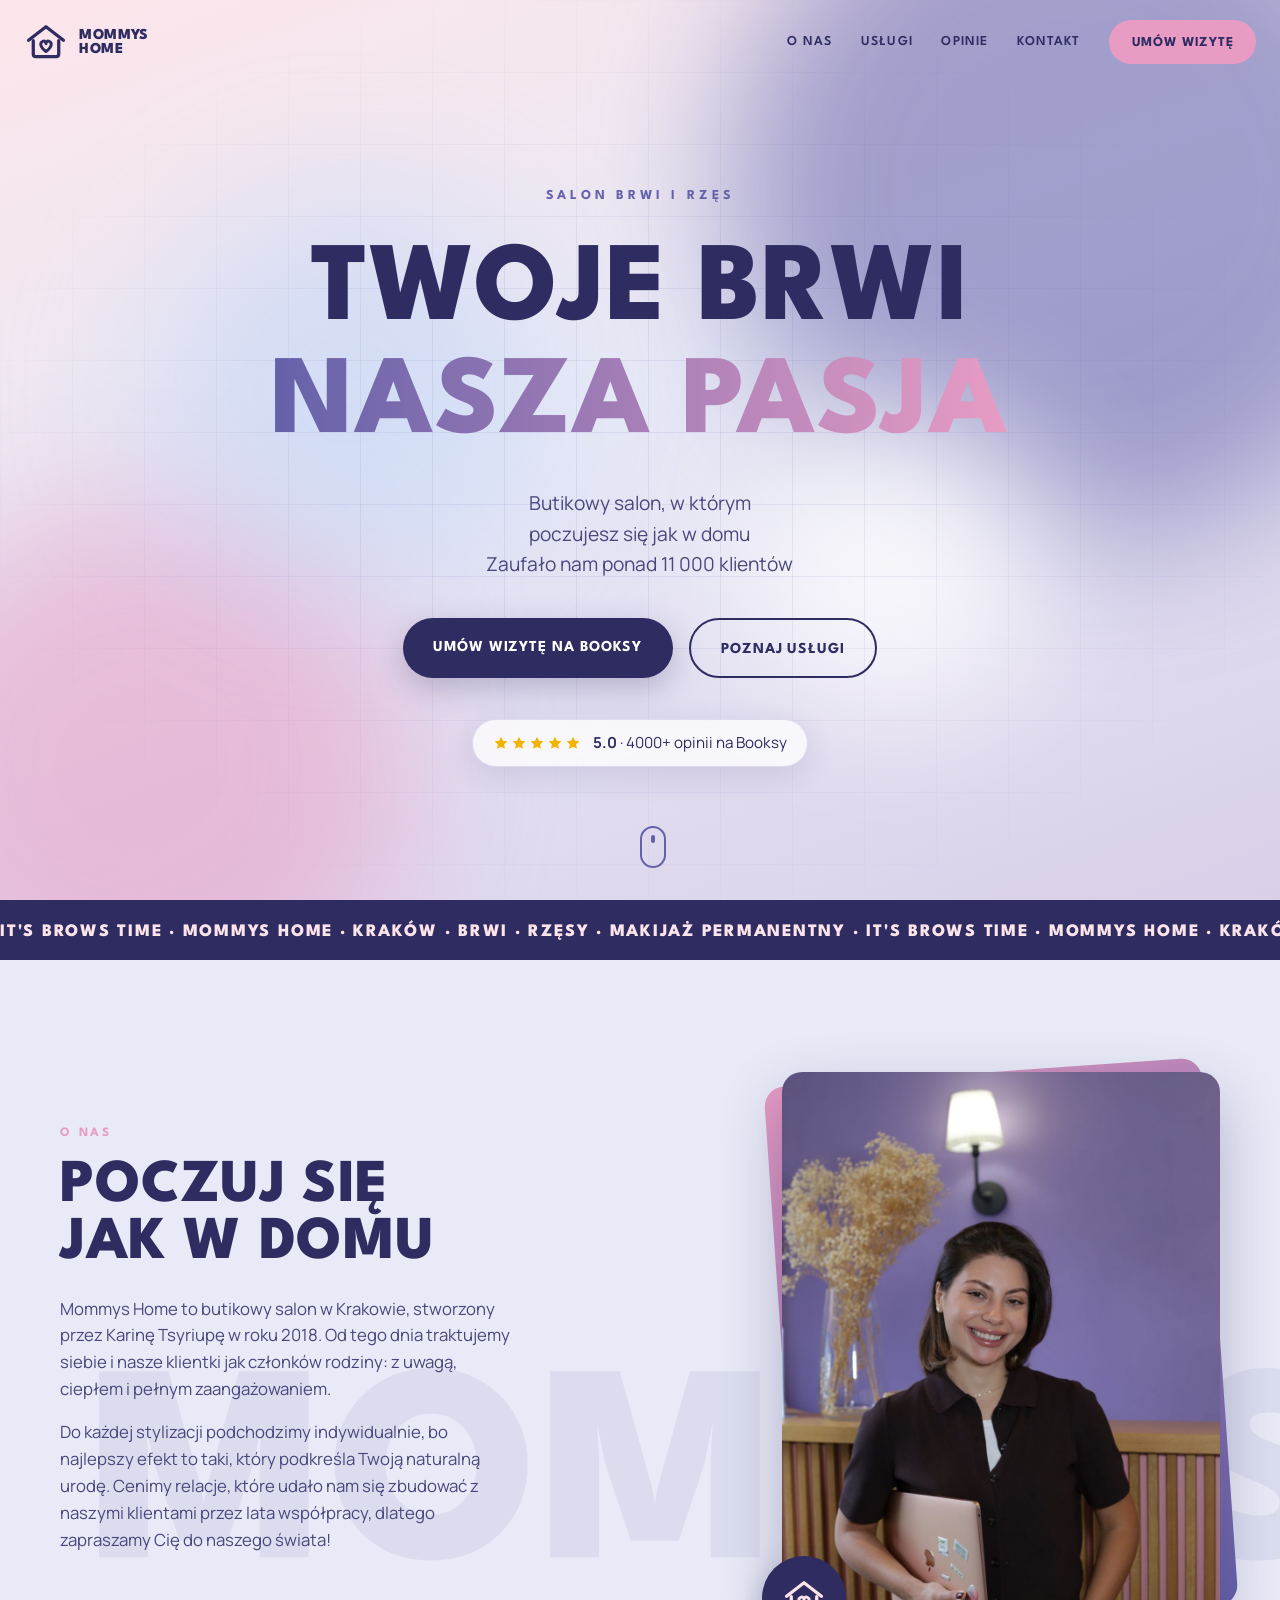
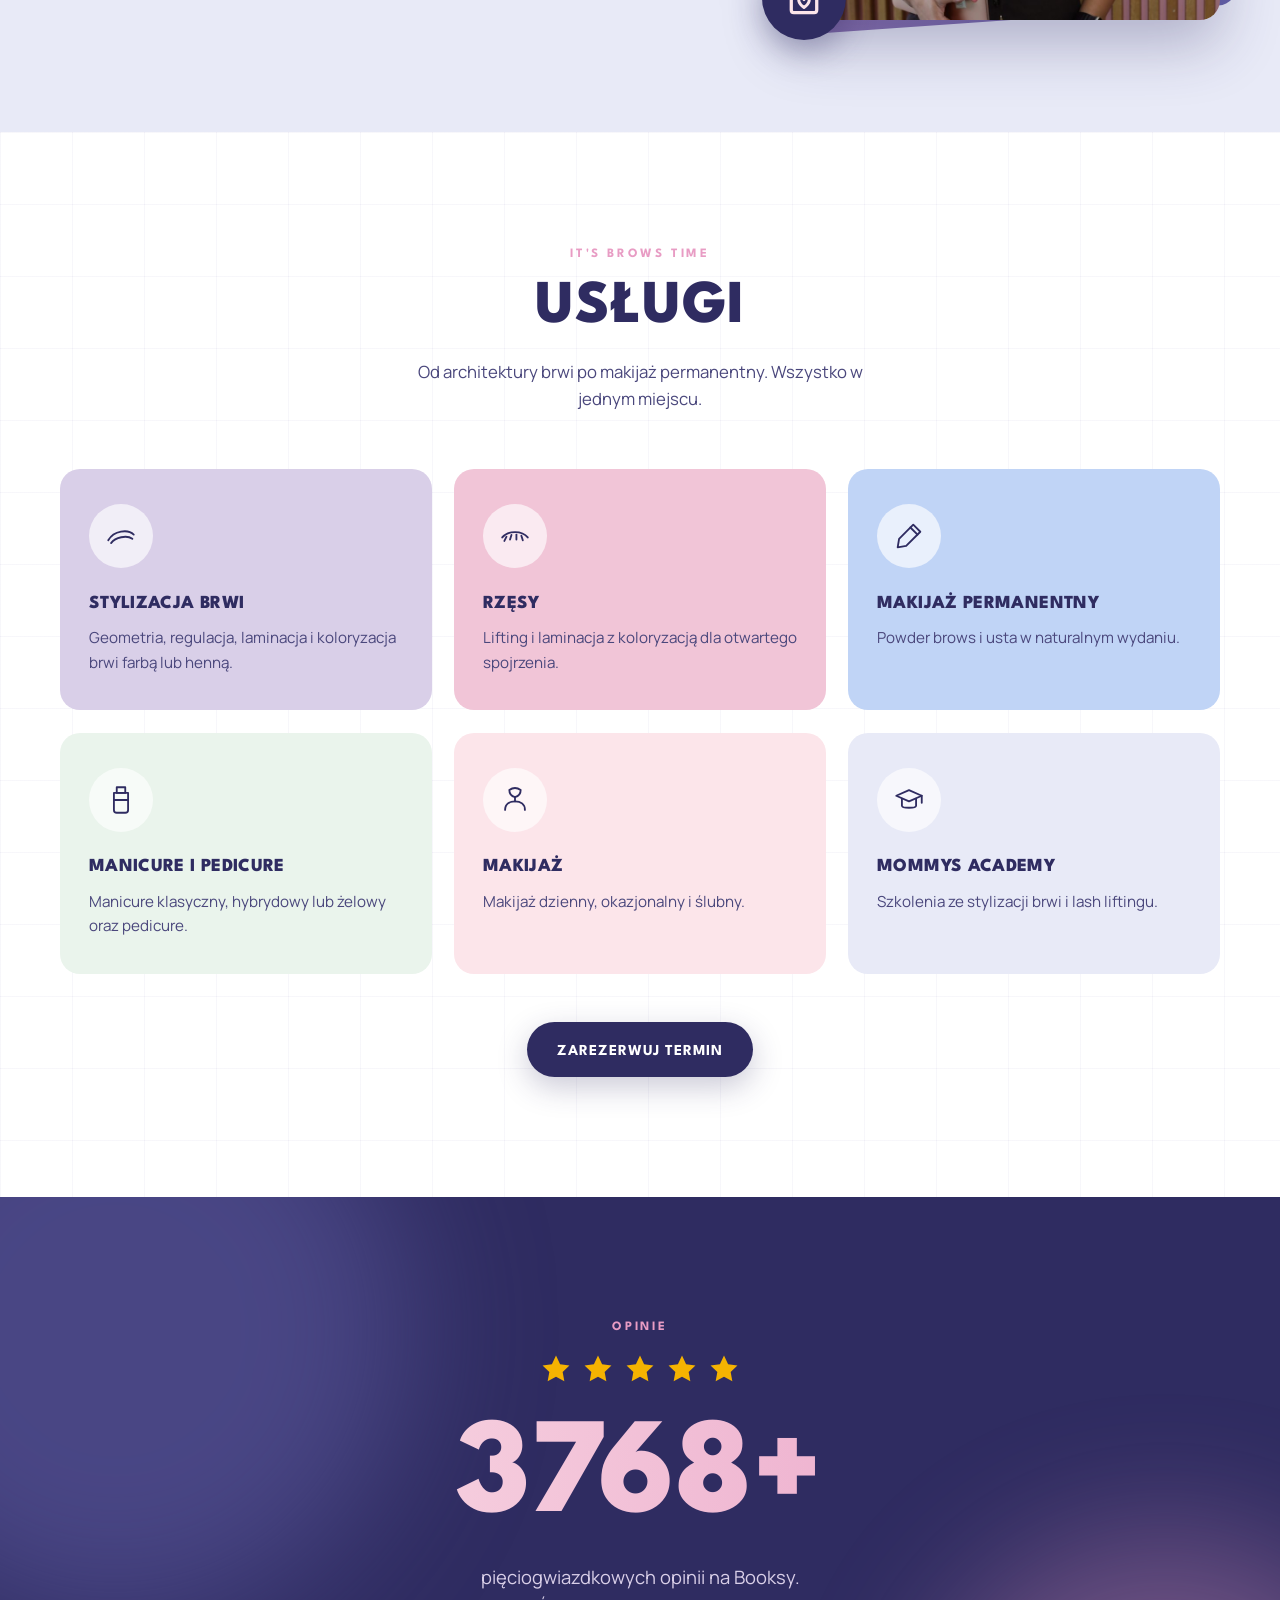
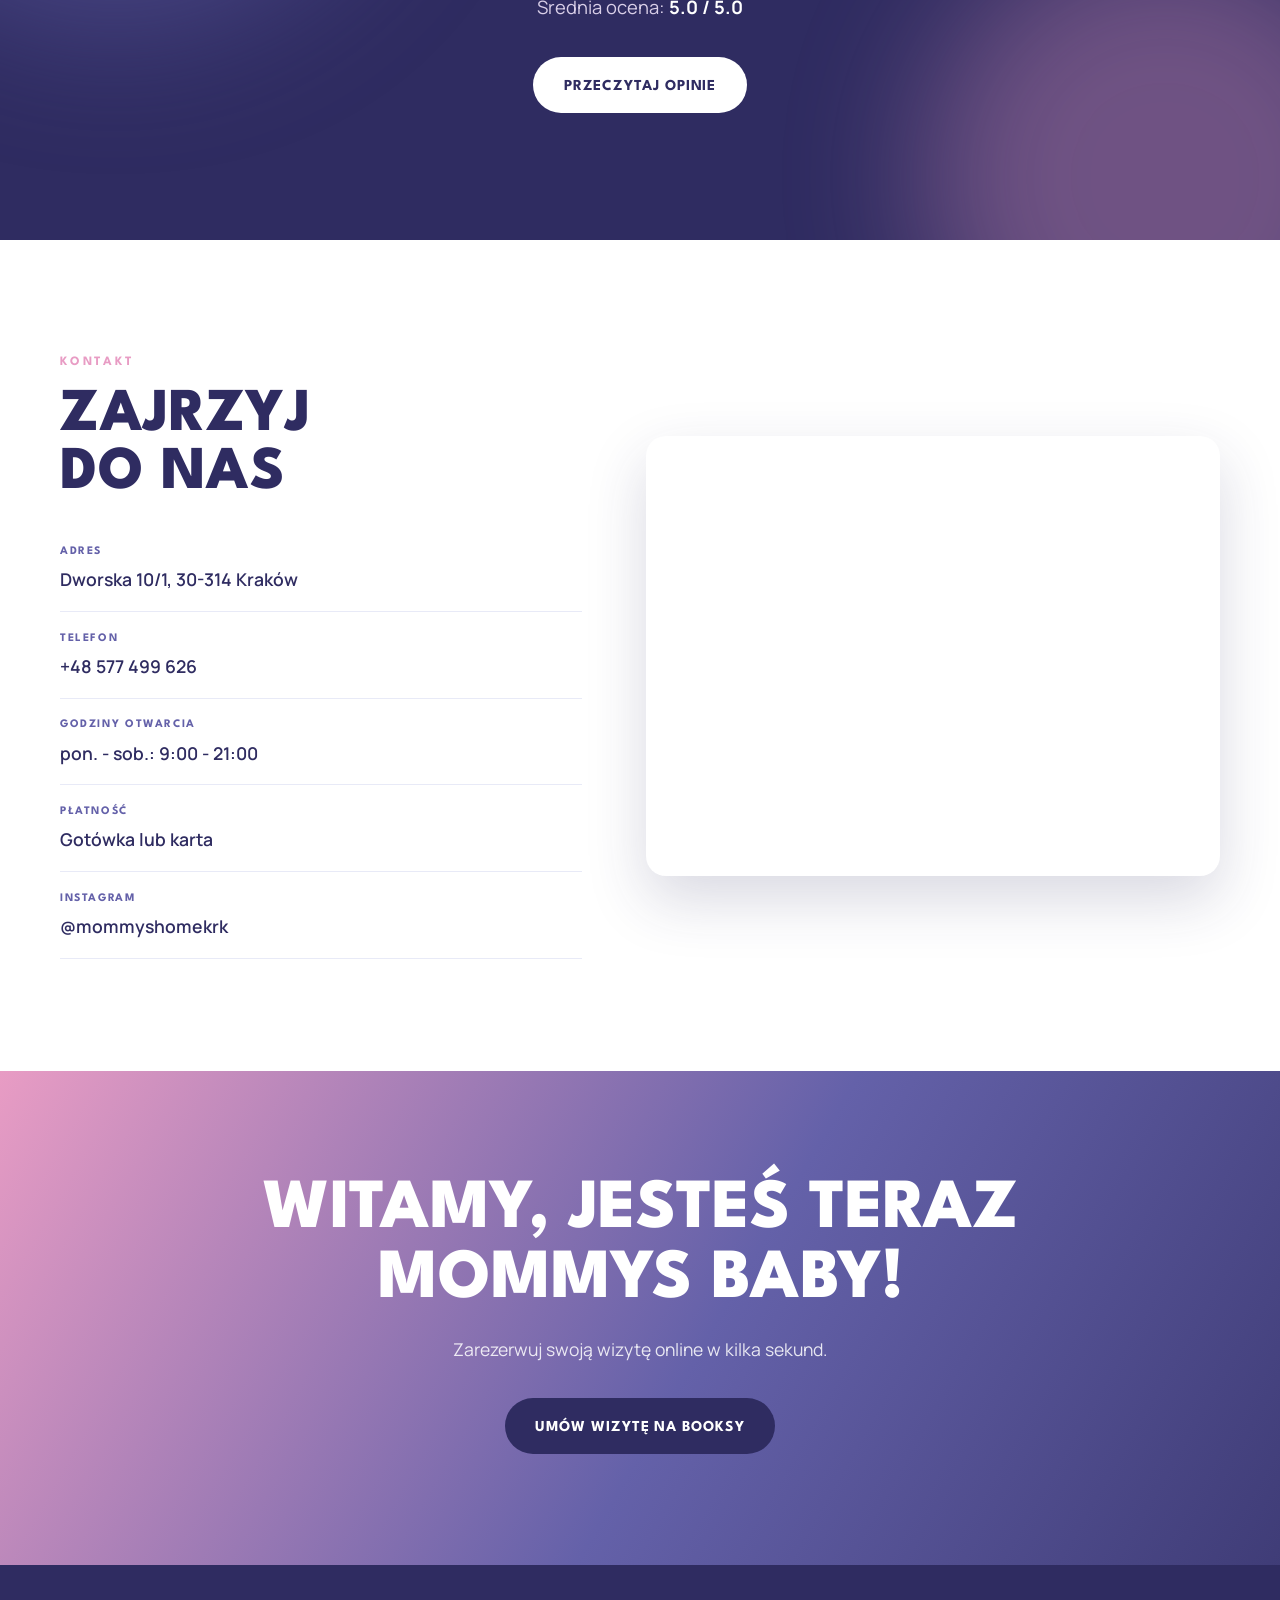
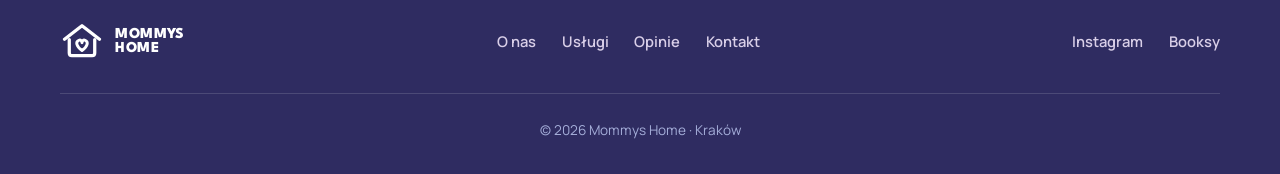
<file: index.html>
<!DOCTYPE html>
<html lang="pl" class="no-js">
<head>
  <meta charset="UTF-8">
  <meta name="viewport" content="width=device-width, initial-scale=1.0, viewport-fit=cover">
  <title>Stylizacja brwi i rzęs Kraków | Mommys Home</title>
  <meta name="description" content="Mommys Home, salon brwi i rzęs w Krakowie: laminacja i koloryzacja brwi, lifting rzęs, makijaż permanentny. 5.0 na Booksy, 4000+ opinii. Umów wizytę online.">
  <meta property="og:title" content="Stylizacja brwi i rzęs Kraków | Mommys Home">
  <meta property="og:description" content="Butikowy salon brwi i rzęs w Krakowie. 5.0 na Booksy, ponad 4000 opinii. Umów wizytę online.">
  <meta property="og:type" content="website">
  <meta property="og:locale" content="pl_PL">
  <meta property="og:url" content="https://mommyshomebrwi.com/">
  <meta property="og:image" content="https://mommyshomebrwi.com/images/og.jpg">
  <meta property="og:image:width" content="1200">
  <meta property="og:image:height" content="630">
  <meta name="twitter:card" content="summary_large_image">
  <link rel="canonical" href="https://mommyshomebrwi.com/">
  <meta name="robots" content="index, follow, max-image-preview:large">
  <meta name="theme-color" content="#2F2C61">
  <!-- Without JavaScript the reveal animations never run, so the stylesheet shows everything while html.no-js is set -->
  <script>document.documentElement.className = "js";</script>
  <link rel="icon" href="favicon.ico" sizes="32x32">
  <link rel="icon" type="image/svg+xml" href="favicon.svg">
  <link rel="apple-touch-icon" href="apple-touch-icon.png">
  <link rel="preconnect" href="https://fonts.googleapis.com">
  <link rel="preconnect" href="https://fonts.gstatic.com" crossorigin>
  <link href="https://fonts.googleapis.com/css2?family=League+Spartan:wght@600;700;800&family=Manrope:wght@400;500;600;700&display=swap" rel="stylesheet">
  <!-- Bump the ?v= value whenever css/style.css or js/main.js change, so browsers fetch the new files instead of a cached copy -->
  <link rel="stylesheet" href="css/style.css?v=20260926-1">
  <script type="application/ld+json">
  {
    "@context": "https://schema.org",
    "@graph": [
      {
        "@type": "BeautySalon",
        "@id": "https://mommyshomebrwi.com/#salon",
        "name": "Mommys Home",
        "alternateName": "Mommys Home Kraków",
        "description": "Butikowy salon stylizacji brwi i rzęs w Krakowie: laminacja i koloryzacja brwi, lifting rzęs, makijaż permanentny, manicure i pedicure oraz szkolenia Mommys Academy. Założony w 2018 roku, ponad 11 000 obsłużonych klientów.",
        "url": "https://mommyshomebrwi.com/",
        "image": ["https://mommyshomebrwi.com/images/og.jpg", "https://mommyshomebrwi.com/images/karina.jpg"],
        "logo": "https://mommyshomebrwi.com/favicon.svg",
        "telephone": "+48577499626",
        "foundingDate": "2018",
        "founder": {
          "@type": "Person",
          "name": "Karina Tsyriupa"
        },
        "address": {
          "@type": "PostalAddress",
          "streetAddress": "Dworska 10/1",
          "postalCode": "30-314",
          "addressLocality": "Kraków",
          "addressRegion": "Małopolskie",
          "addressCountry": "PL"
        },
        "geo": {
          "@type": "GeoCoordinates",
          "latitude": 50.0447,
          "longitude": 19.9271
        },
        "hasMap": "https://maps.app.goo.gl/7Z4v2z1KTiWUMo1L6",
        "areaServed": {
          "@type": "City",
          "name": "Kraków"
        },
        "openingHoursSpecification": {
          "@type": "OpeningHoursSpecification",
          "dayOfWeek": ["Monday", "Tuesday", "Wednesday", "Thursday", "Friday", "Saturday"],
          "opens": "09:00",
          "closes": "21:00"
        },
        "currenciesAccepted": "PLN",
        "paymentAccepted": "Gotówka, karta płatnicza",
        "sameAs": [
          "https://www.instagram.com/mommyshomekrk/",
          "https://booksy.com/pl-pl/104316_mommys-home_salon-kosmetyczny_8820_krakow"
        ],
        "potentialAction": {
          "@type": "ReserveAction",
          "target": {
            "@type": "EntryPoint",
            "urlTemplate": "https://booksy.com/pl-pl/104316_mommys-home_salon-kosmetyczny_8820_krakow",
            "actionPlatform": [
              "http://schema.org/DesktopWebPlatform",
              "http://schema.org/MobileWebPlatform"
            ]
          },
          "result": {
            "@type": "Reservation",
            "name": "Rezerwacja wizyty w Mommys Home"
          }
        },
        "hasOfferCatalog": {
          "@type": "OfferCatalog",
          "name": "Usługi Mommys Home",
          "itemListElement": [
            { "@type": "Offer", "itemOffered": { "@type": "Service", "name": "Stylizacja brwi", "description": "Geometria, regulacja, laminacja i koloryzacja brwi farbą lub henną." } },
            { "@type": "Offer", "itemOffered": { "@type": "Service", "name": "Rzęsy", "description": "Lifting i laminacja rzęs z koloryzacją." } },
            { "@type": "Offer", "itemOffered": { "@type": "Service", "name": "Makijaż permanentny", "description": "Powder brows i usta w naturalnym wydaniu." } },
            { "@type": "Offer", "itemOffered": { "@type": "Service", "name": "Manicure i pedicure", "description": "Manicure klasyczny, hybrydowy lub żelowy oraz pedicure." } },
            { "@type": "Offer", "itemOffered": { "@type": "Service", "name": "Makijaż", "description": "Makijaż dzienny, okazjonalny i ślubny." } },
            { "@type": "Offer", "itemOffered": { "@type": "Service", "name": "Mommys Academy", "description": "Szkolenia ze stylizacji brwi i lash liftingu." } }
          ]
        }
      },
      {
        "@type": "WebSite",
        "@id": "https://mommyshomebrwi.com/#website",
        "url": "https://mommyshomebrwi.com/",
        "name": "Mommys Home",
        "inLanguage": "pl-PL",
        "publisher": { "@id": "https://mommyshomebrwi.com/#salon" }
      }
    ]
  }
  </script>
</head>
<body>

  <!-- Canonical host: www and the old pages.dev address go to the bare domain -->
  <script>
    (function () {
      var h = window.location.hostname;
      if (h === "www.mommyshomebrwi.com" || /\.pages\.dev$/.test(h)) {
        window.location.replace("https://mommyshomebrwi.com" + window.location.pathname + window.location.search + window.location.hash);
      }
    })();
  </script>

  <!-- Shared SVG symbols -->
  <svg xmlns="http://www.w3.org/2000/svg" width="0" height="0" class="svg-defs" aria-hidden="true">
    <defs>
      <symbol id="sygnet" viewBox="0 0 120 110">
        <path d="M12 50 L60 13 L108 50" fill="none" stroke="currentColor" stroke-width="9" stroke-linecap="round" stroke-linejoin="round"/>
        <path d="M25 51 V88 Q25 95 32 95 H88 Q95 95 95 88 V51" fill="none" stroke="currentColor" stroke-width="9" stroke-linecap="round" stroke-linejoin="round"/>
        <path d="M60 81 C44 70 41.5 57 51.5 53 C56.5 51 60 55 60 60 C60 55 63.5 51 68.5 53 C78.5 57 76 70 60 81 Z" fill="none" stroke="currentColor" stroke-width="8" stroke-linecap="round" stroke-linejoin="round"/>
      </symbol>
      <symbol id="star" viewBox="0 0 24 24">
        <path d="M12 2.5 L14.9 8.6 L21.5 9.5 L16.7 14.1 L17.9 20.7 L12 17.5 L6.1 20.7 L7.3 14.1 L2.5 9.5 L9.1 8.6 Z" fill="currentColor"/>
      </symbol>
    </defs>
  </svg>

  <!-- Preloader -->
  <div class="preloader" id="preloader" aria-hidden="true">
    <svg class="preloader-sygnet" viewBox="0 0 120 110" xmlns="http://www.w3.org/2000/svg">
      <path class="draw draw-1" pathLength="100" d="M12 50 L60 13 L108 50" fill="none" stroke="#FCE5EA" stroke-width="9" stroke-linecap="round" stroke-linejoin="round"/>
      <path class="draw draw-2" pathLength="100" d="M25 51 V88 Q25 95 32 95 H88 Q95 95 95 88 V51" fill="none" stroke="#FCE5EA" stroke-width="9" stroke-linecap="round" stroke-linejoin="round"/>
      <path class="draw draw-3" pathLength="100" d="M60 81 C44 70 41.5 57 51.5 53 C56.5 51 60 55 60 60 C60 55 63.5 51 68.5 53 C78.5 57 76 70 60 81 Z" fill="none" stroke="#E89CC4" stroke-width="8" stroke-linecap="round" stroke-linejoin="round"/>
    </svg>
  </div>

  <!-- Nav -->
  <header class="nav" id="nav">
    <div class="nav-inner">
      <a href="#hero" class="nav-logo" aria-label="Mommys Home, przewiń na górę">
        <svg class="nav-sygnet" aria-hidden="true"><use href="#sygnet"></use></svg>
        <span class="nav-wordmark">Mommys<br>Home</span>
      </a>
      <nav class="nav-links" id="navLinks" aria-label="Menu główne">
        <a href="#o-nas">O nas</a>
        <a href="#uslugi">Usługi</a>
        <a href="#opinie">Opinie</a>
        <a href="#kontakt">Kontakt</a>
        <a class="btn btn-nav" href="https://booksy.com/pl-pl/104316_mommys-home_salon-kosmetyczny_8820_krakow" target="_blank" rel="noopener" data-booksy="book">Umów wizytę</a>
      </nav>
      <button type="button" class="nav-burger" id="navBurger" aria-label="Otwórz menu" aria-expanded="false" aria-controls="navLinks">
        <span></span><span></span><span></span>
      </button>
    </div>
  </header>

  <main>
    <!-- Hero -->
    <section class="hero" id="hero">
      <div class="hero-bg" aria-hidden="true">
        <div class="blob blob-1"></div>
        <div class="blob blob-2"></div>
        <div class="blob blob-3"></div>
        <div class="blob blob-4"></div>
      </div>
      <div class="hero-grid" aria-hidden="true"></div>
      <div class="hero-content">
        <h1 class="hero-eyebrow anim-load anim-1">Salon brwi i rzęs</h1>
        <p class="hero-title">
          <span class="line"><span class="line-inner anim-load anim-2">Twoje brwi</span></span>
          <span class="line"><span class="line-inner anim-load anim-3">Nasza pasja</span></span>
        </p>
        <p class="hero-sub anim-load anim-4"><span class="sub-line">Butikowy salon, w&nbsp;którym poczujesz się jak w&nbsp;domu</span><span class="sub-line">Zaufało nam ponad 11&nbsp;000 klientów</span></p>
        <div class="hero-cta anim-load anim-5">
          <a class="btn btn-primary" href="https://booksy.com/pl-pl/104316_mommys-home_salon-kosmetyczny_8820_krakow" target="_blank" rel="noopener" data-booksy="book">Umów wizytę na Booksy</a>
          <a class="btn btn-ghost" href="#uslugi">Poznaj usługi</a>
        </div>
        <a class="hero-badge anim-load anim-6" href="https://booksy.com/pl-pl/104316_mommys-home_salon-kosmetyczny_8820_krakow" target="_blank" rel="noopener">
          <span class="badge-stars" aria-hidden="true">
            <svg class="badge-star"><use href="#star"></use></svg>
            <svg class="badge-star"><use href="#star"></use></svg>
            <svg class="badge-star"><use href="#star"></use></svg>
            <svg class="badge-star"><use href="#star"></use></svg>
            <svg class="badge-star"><use href="#star"></use></svg>
          </span>
          <span class="badge-text"><strong>5.0</strong> · 4000+ opinii na Booksy</span>
        </a>
      </div>
      <div class="hero-scroll anim-load anim-6" aria-hidden="true"><span></span></div>
    </section>

    <!-- Marquee -->
    <div class="marquee" aria-hidden="true">
      <div class="marquee-track">
        <span>It's brows time · Mommys Home · Kraków · Brwi · Rzęsy · Makijaż permanentny ·&nbsp;</span>
        <span>It's brows time · Mommys Home · Kraków · Brwi · Rzęsy · Makijaż permanentny ·&nbsp;</span>
      </div>
    </div>

    <!-- O nas -->
    <section class="about" id="o-nas">
      <div class="ghost-text" data-parallax aria-hidden="true">Mommys</div>
      <div class="container about-inner">
        <div class="about-copy reveal">
          <p class="section-eyebrow">O nas</p>
          <h2 class="section-title">Poczuj się<br>jak w domu</h2>
          <p class="section-text">Mommys Home to butikowy salon w Krakowie, stworzony przez Karinę Tsyriupę w roku 2018. Od tego dnia traktujemy siebie i nasze klientki jak członków rodziny: z uwagą, ciepłem i pełnym zaangażowaniem.</p>
          <p class="section-text">Do każdej stylizacji podchodzimy indywidualnie, bo najlepszy efekt to taki, który podkreśla Twoją naturalną urodę. Cenimy relacje, które udało nam się zbudować z naszymi klientami przez lata współpracy, dlatego zapraszamy Cię do naszego świata!</p>
        </div>
        <div class="about-photo reveal reveal-delay-1">
          <img src="images/karina.jpg" alt="Karina Tsyriupa, założycielka Mommys Home" width="1000" height="1250" loading="lazy">
          <span class="about-photo-badge" aria-hidden="true"><svg><use href="#sygnet"></use></svg></span>
        </div>
      </div>
    </section>

    <!-- Usługi -->
    <section class="services" id="uslugi">
      <div class="container">
        <div class="services-head reveal">
          <p class="section-eyebrow">It's brows time</p>
          <h2 class="section-title">Usługi</h2>
          <p class="section-text">Od architektury brwi po makijaż permanentny. Wszystko w jednym miejscu.</p>
        </div>
        <div class="services-grid">
          <article class="card card-lavender reveal">
            <div class="card-icon" aria-hidden="true">
              <svg viewBox="0 0 48 48" fill="none" stroke="currentColor" stroke-width="2.6" stroke-linecap="round" stroke-linejoin="round"><path d="M6 30 C14 16 34 14 42 22"/><path d="M10 34 C16 26 32 22 40 28"/></svg>
            </div>
            <h3>Stylizacja brwi</h3>
            <p>Geometria, regulacja, laminacja i koloryzacja brwi farbą lub henną.</p>
          </article>
          <article class="card card-pink reveal reveal-delay-1">
            <div class="card-icon" aria-hidden="true">
              <svg viewBox="0 0 48 48" fill="none" stroke="currentColor" stroke-width="2.6" stroke-linecap="round" stroke-linejoin="round"><path d="M6 26 C14 16 34 16 42 26"/><path d="M12 25 L9 31"/><path d="M19 22.5 L17 29"/><path d="M26 22 L26 29"/><path d="M33 23.5 L35 30"/></svg>
            </div>
            <h3>Rzęsy</h3>
            <p>Lifting i laminacja z koloryzacją dla otwartego spojrzenia.</p>
          </article>
          <article class="card card-blue reveal reveal-delay-2">
            <div class="card-icon" aria-hidden="true">
              <svg viewBox="0 0 48 48" fill="none" stroke="currentColor" stroke-width="2.6" stroke-linecap="round" stroke-linejoin="round"><path d="M30 8 L40 18 L20 38 L8 40 L10 28 Z"/><path d="M26 12 L36 22"/></svg>
            </div>
            <h3>Makijaż permanentny</h3>
            <p>Powder brows i usta w naturalnym wydaniu.</p>
          </article>
          <article class="card card-mint reveal">
            <div class="card-icon" aria-hidden="true">
              <svg viewBox="0 0 48 48" fill="none" stroke="currentColor" stroke-width="2.6" stroke-linecap="round" stroke-linejoin="round"><path d="M18 6 H30 V14 H18 Z"/><path d="M14 14 H34 V38 Q34 42 30 42 H18 Q14 42 14 38 Z"/><path d="M14 24 H34"/></svg>
            </div>
            <h3>Manicure i pedicure</h3>
            <p>Manicure klasyczny, hybrydowy lub żelowy oraz pedicure.</p>
          </article>
          <article class="card card-blush reveal reveal-delay-1">
            <div class="card-icon" aria-hidden="true">
              <svg viewBox="0 0 48 48" fill="none" stroke="currentColor" stroke-width="2.6" stroke-linecap="round" stroke-linejoin="round"><path d="M10 38 C10 30 16 26 24 26 C32 26 38 30 38 38"/><path d="M24 26 V20"/><path d="M16 10 Q24 4 32 10 Q32 18 24 20 Q16 18 16 10 Z"/></svg>
            </div>
            <h3>Makijaż</h3>
            <p>Makijaż dzienny, okazjonalny i ślubny.</p>
          </article>
          <article class="card card-violet reveal reveal-delay-2">
            <div class="card-icon" aria-hidden="true">
              <svg viewBox="0 0 48 48" fill="none" stroke="currentColor" stroke-width="2.6" stroke-linecap="round" stroke-linejoin="round"><path d="M6 18 L24 10 L42 18 L24 26 Z"/><path d="M14 22 V32 C14 36 34 36 34 32 V22"/><path d="M42 18 V28"/></svg>
            </div>
            <h3>Mommys Academy</h3>
            <p>Szkolenia ze stylizacji brwi i lash liftingu.</p>
          </article>
        </div>
        <div class="services-cta reveal">
          <a class="btn btn-primary" href="https://booksy.com/pl-pl/104316_mommys-home_salon-kosmetyczny_8820_krakow" target="_blank" rel="noopener" data-booksy="book">Zarezerwuj termin</a>
        </div>
      </div>
    </section>

    <!-- Opinie -->
    <section class="reviews" id="opinie">
      <div class="reviews-bg" aria-hidden="true">
        <div class="blob blob-r1"></div>
        <div class="blob blob-r2"></div>
      </div>
      <div class="container reviews-inner">
        <h2 class="section-eyebrow reveal">Opinie</h2>
        <div class="reviews-stars reveal" role="img" aria-label="Ocena 5.0 na 5">
          <svg class="review-star"><use href="#star"></use></svg>
          <svg class="review-star"><use href="#star"></use></svg>
          <svg class="review-star"><use href="#star"></use></svg>
          <svg class="review-star"><use href="#star"></use></svg>
          <svg class="review-star"><use href="#star"></use></svg>
        </div>
        <p class="reviews-count reveal"><span id="counter" data-target="4000">4000</span>+</p>
        <p class="reviews-text reveal">pięciogwiazdkowych opinii na Booksy.<br>Średnia ocena: <strong>5.0 / 5.0</strong></p>
        <a class="btn btn-light reveal" href="https://booksy.com/pl-pl/104316_mommys-home_salon-kosmetyczny_8820_krakow#reviews-section" target="_blank" rel="noopener">Przeczytaj opinie</a>
      </div>
    </section>

    <!-- Kontakt -->
    <section class="contact" id="kontakt">
      <div class="container contact-inner">
        <div class="contact-info reveal">
          <p class="section-eyebrow">Kontakt</p>
          <h2 class="section-title">Zajrzyj<br>do nas</h2>
          <ul class="contact-list">
            <li>
              <span class="contact-label">Adres</span>
              <a href="https://maps.app.goo.gl/7Z4v2z1KTiWUMo1L6" target="_blank" rel="noopener">Dworska 10/1, 30-314 Kraków</a>
            </li>
            <li>
              <span class="contact-label">Telefon</span>
              <a href="tel:+48577499626">+48&nbsp;577&nbsp;499&nbsp;626</a>
            </li>
            <li>
              <span class="contact-label">Godziny otwarcia</span>
              <span>pon. - sob.: 9:00 - 21:00</span>
            </li>
            <li>
              <span class="contact-label">Płatność</span>
              <span>Gotówka lub karta</span>
            </li>
            <li>
              <span class="contact-label">Instagram</span>
              <a href="https://www.instagram.com/mommyshomekrk/" target="_blank" rel="noopener">@mommyshomekrk</a>
            </li>
          </ul>
        </div>
        <div class="contact-map reveal reveal-delay-1">
          <iframe title="Mapa dojazdu do salonu Mommys Home, Dworska 10/1, Kraków" src="https://www.google.com/maps/embed?origin=mfe&pb=!1m3!2m1!1sMommys+Home+Dworska+10%2F1+Krak%C3%B3w!6i16" loading="lazy" referrerpolicy="no-referrer-when-downgrade" allowfullscreen></iframe>
        </div>
      </div>
    </section>

    <!-- Final CTA -->
    <section class="final-cta">
      <div class="container final-cta-inner reveal">
        <h2>Witamy, jesteś teraz<br>Mommys Baby!</h2>
        <p>Zarezerwuj swoją wizytę online w kilka sekund.</p>
        <a class="btn btn-dark" href="https://booksy.com/pl-pl/104316_mommys-home_salon-kosmetyczny_8820_krakow" target="_blank" rel="noopener" data-booksy="book">Umów wizytę na Booksy</a>
      </div>
    </section>
  </main>

  <!-- Footer -->
  <footer class="footer">
    <div class="container footer-inner">
      <a href="#hero" class="footer-logo" aria-label="Mommys Home, przewiń na górę">
        <svg class="footer-sygnet" aria-hidden="true"><use href="#sygnet"></use></svg>
        <span class="nav-wordmark">Mommys<br>Home</span>
      </a>
      <nav class="footer-nav" aria-label="Menu w stopce">
        <a href="#o-nas">O nas</a>
        <a href="#uslugi">Usługi</a>
        <a href="#opinie">Opinie</a>
        <a href="#kontakt">Kontakt</a>
      </nav>
      <div class="footer-social">
        <a href="https://www.instagram.com/mommyshomekrk/" target="_blank" rel="noopener">Instagram</a>
        <a href="https://booksy.com/pl-pl/104316_mommys-home_salon-kosmetyczny_8820_krakow" target="_blank" rel="noopener">Booksy</a>
      </div>
    </div>
    <p class="footer-copy">© <span id="year">2026</span> Mommys Home · Kraków</p>
  </footer>

  <!-- Floating booking button: appears once the hero booking button scrolls out of view -->
  <a class="fab-book" id="fabBook" href="https://booksy.com/pl-pl/104316_mommys-home_salon-kosmetyczny_8820_krakow" target="_blank" rel="noopener" data-booksy="book" aria-label="Umów wizytę na Booksy">
    <svg viewBox="0 0 24 24" width="28" height="28" fill="none" stroke="currentColor" stroke-width="2" stroke-linecap="round" stroke-linejoin="round" aria-hidden="true">
      <path d="M8 3v3M16 3v3"/>
      <path d="M4 9h16"/>
      <path d="M20 12V7a2 2 0 0 0-2-2H6a2 2 0 0 0-2 2v12a2 2 0 0 0 2 2h6"/>
      <path d="M18.6 14.4l1.9 1.9-5.7 5.7H13v-1.9l5.6-5.7z"/>
    </svg>
  </a>

  <!-- Mobile booking choice: open the Booksy app (Profile Link) or book in the on-page widget -->
  <div class="book-sheet" id="bookSheet" hidden>
    <div class="book-sheet-backdrop" data-sheet-close></div>
    <div class="book-sheet-panel" role="dialog" aria-modal="true" aria-labelledby="bookSheetTitle">
      <button type="button" class="book-sheet-x" data-sheet-close aria-label="Zamknij"></button>
      <svg class="book-sheet-sygnet" aria-hidden="true"><use href="#sygnet"></use></svg>
      <p class="book-sheet-title" id="bookSheetTitle">Umów wizytę</p>
      <p>Masz aplikację Booksy? Otwórz nasz salon bezpośrednio w niej. Nie masz? Zarezerwuj tutaj, bez instalowania.</p>
      <!-- Booksy deep link (Branch long link on Booksy's own domain): mobile_deeplink=show_business/104316 opens this salon inside the Booksy app -->
      <a class="btn btn-primary book-sheet-app" href="https://cdl.booksy.com/a/key_live_flhKTnRyt5fr4gPqB7FzBnmmFyhDVlR1?mobile_deeplink=show_business%2F104316&amp;$canonical_url=https%3A%2F%2Fbooksy.com%2Fpl-pl%2F104316_mommys-home_salon-kosmetyczny_8820_krakow&amp;$desktop_url=https%3A%2F%2Fbooksy.com%2Fpl-pl%2F104316_mommys-home_salon-kosmetyczny_8820_krakow&amp;~feature=website&amp;~channel=mommyshomebrwi.com" rel="noopener">Otwórz w aplikacji Booksy</a>
      <button type="button" class="btn btn-ghost" id="bookSheetWidget">Zarezerwuj tutaj</button>
    </div>
  </div>

  <!-- Official Booksy booking widget: renders a hidden button and the booking overlay for business 104316 -->
  <script src="https://booksy.com/widget/code.js?id=104316&amp;country=pl&amp;lang=pl"></script>
  <script src="js/main.js?v=20260926-1"></script>
</body>
</html>
</file>
<file: css/style.css>
/* Mommys Home, landing page styles. Palette and typography per brand book. */

:root {
  --space-cadet: #2F2C61;
  --liberty: #6461A9;
  --blue-bell: #BCADD5;
  --languid: #D9CFE8;
  --lilac: #D09FC9;
  --kobi: #E89CC4;
  --orchid: #F1C5D7;
  --blush: #FCE5EA;
  --lbb: #87A0D0;
  --wby: #A5AED9;
  --periwinkle: #C0D4F6;
  --lavweb: #E8EAF7;
  --mint: #EAF4EC;
  --lightcyan: #D5EAE9;
  --font-head: "League Spartan", "Arial Black", sans-serif;
  --font-body: "Manrope", "Helvetica Neue", Arial, sans-serif;
  --nav-h: 84px;
  --radius: 20px;
  --ease: cubic-bezier(0.22, 1, 0.36, 1);
}

* { margin: 0; padding: 0; box-sizing: border-box; }

.svg-defs { position: absolute; }

/* Booksy widget: its default button stays hidden, our CTAs trigger it instead.
   Booksy positions its dialog absolutely at the top of the document and scrolls
   the page there; these overrides pin it to the viewport instead, so it opens
   in view from anywhere on the page and scrolls internally when it is tall. */
.booksy-widget-container { display: none !important; }

body .booksy-widget-overlay {
  position: fixed !important;
  inset: 0 !important;
  z-index: 1200 !important;
  background: rgba(47, 44, 97, 0.72) !important;
  backdrop-filter: blur(6px);
  -webkit-backdrop-filter: blur(6px);
}

body .booksy-widget-dialog {
  position: fixed !important;
  top: 50% !important;
  left: 50% !important;
  transform: translate(-50%, -50%) !important;
  margin: 0 !important;
  max-height: 92vh !important;
  max-width: calc(100vw - 2rem) !important;
  overflow-y: auto !important;
  z-index: 1300 !important;
  border-radius: var(--radius) !important;
  box-shadow: 0 30px 80px rgba(0, 0, 0, 0.35);
}

/* On phones the widget takes the whole screen; a floating X (added by JS) closes it. */
@media (max-width: 720px) {
  body .booksy-widget-dialog {
    top: 0 !important;
    left: 0 !important;
    transform: none !important;
    width: 100% !important;
    max-width: 100% !important;
    height: 100vh !important;
    height: 100dvh !important;
    max-height: none !important;
    border-radius: 0 !important;
    padding-top: env(safe-area-inset-top, 0px) !important;
  }
}

/* Loading state inside Booksy's dialog until the widget reports it is ready:
   the same self-drawing logo as the page preloader, looping. */
.booksy-loader {
  position: absolute;
  top: 0;
  right: 0;
  bottom: 0;
  left: 0;
  z-index: 2;
  background: #fff;
  display: flex;
  flex-direction: column;
  align-items: center;
  justify-content: center;
  gap: 1.1rem;
  transition: opacity 0.4s ease;
}

/* On phones the dialog fills the screen, so the loader is pinned to the
   viewport itself (above the dialog, below the floating X); this also avoids
   iOS Safari quirks with overlays inside scrolling containers. */
@media (max-width: 720px) {
  .booksy-loader {
    position: fixed;
    z-index: 1350;
  }
}

.booksy-loader.done {
  opacity: 0;
  pointer-events: none;
}

.booksy-loader svg {
  width: 84px;
  height: 77px;
}

/* Each path is normalised to a length of 100 (pathLength attribute), so the
   offset sweep covers exactly the visible drawing: the logo draws itself and
   un-draws in a continuous loop with no dead time between cycles. */
.booksy-loader .draw {
  stroke-dasharray: 100;
  stroke-dashoffset: 100;
  animation: draw-loop 1.2s ease-in-out infinite alternate;
}

.booksy-loader .draw-2 { animation-delay: 0.12s; }
.booksy-loader .draw-3 { animation-delay: 0.24s; }

@keyframes draw-loop {
  to { stroke-dashoffset: 0; }
}

.booksy-loader p {
  font-family: var(--font-head);
  font-weight: 700;
  text-transform: uppercase;
  letter-spacing: 0.14em;
  font-size: 0.78rem;
  color: var(--liberty);
  margin: 0;
}

.booksy-close {
  position: fixed;
  top: calc(10px + env(safe-area-inset-top, 0px));
  right: 12px;
  width: 42px;
  height: 42px;
  border: 0;
  border-radius: 50%;
  background: #fff;
  box-shadow: 0 6px 18px rgba(47, 44, 97, 0.35);
  cursor: pointer;
  z-index: 1400;
}

.booksy-close::before,
.booksy-close::after,
.book-sheet-x::before,
.book-sheet-x::after {
  content: "";
  position: absolute;
  top: 50%;
  left: 50%;
  width: 18px;
  height: 2.5px;
  border-radius: 2px;
  background: var(--space-cadet);
  transform: translate(-50%, -50%) rotate(45deg);
}

.booksy-close::after,
.book-sheet-x::after { transform: translate(-50%, -50%) rotate(-45deg); }

/* ---------- Mobile booking sheet (app or widget) ---------- */

.book-sheet {
  position: fixed;
  inset: 0;
  z-index: 1200;
}

.book-sheet[hidden] { display: none; }

.book-sheet-backdrop {
  position: absolute;
  inset: 0;
  background: rgba(47, 44, 97, 0.72);
  backdrop-filter: blur(6px);
  -webkit-backdrop-filter: blur(6px);
  opacity: 0;
  transition: opacity 0.35s ease;
}

.book-sheet-panel {
  position: absolute;
  left: 0;
  right: 0;
  bottom: 0;
  width: 100%;
  max-width: 520px;
  margin-inline: auto;
  background: #fff;
  border-radius: 28px 28px 0 0;
  padding: 1.7rem 1.5rem calc(1.5rem + env(safe-area-inset-bottom, 0px));
  text-align: center;
  box-shadow: 0 -20px 60px rgba(47, 44, 97, 0.3);
  transform: translateY(100%);
  transition: transform 0.45s var(--ease);
}

.book-sheet.open .book-sheet-backdrop { opacity: 1; }
.book-sheet.open .book-sheet-panel { transform: translateY(0); }

.book-sheet-x {
  position: absolute;
  top: 14px;
  right: 14px;
  width: 40px;
  height: 40px;
  border: 0;
  border-radius: 50%;
  background: var(--lavweb);
  cursor: pointer;
}

.book-sheet-sygnet {
  width: 56px;
  height: 52px;
  color: var(--liberty);
  margin-bottom: 0.5rem;
}

.book-sheet .book-sheet-title {
  font-family: var(--font-head);
  font-weight: 800;
  text-transform: uppercase;
  font-size: 1.7rem;
  line-height: 1;
  margin-bottom: 0.7rem;
}

.book-sheet p {
  color: #4a477c;
  font-size: 0.98rem;
  max-width: 34ch;
  margin: 0 auto 1.4rem;
}

.book-sheet .btn {
  display: block;
  width: 100%;
  text-align: center;
  margin-bottom: 0.8rem;
}

button.btn {
  cursor: pointer;
  -webkit-appearance: none;
  appearance: none;
}

/* ---------- Floating booking button ---------- */

.fab-book {
  position: fixed;
  right: 24px;
  bottom: calc(28px + env(safe-area-inset-bottom, 0px));
  width: 62px;
  height: 62px;
  border-radius: 50%;
  background: #fff;
  color: var(--space-cadet);
  display: flex;
  align-items: center;
  justify-content: center;
  box-shadow: 0 12px 32px rgba(47, 44, 97, 0.28), 0 2px 6px rgba(47, 44, 97, 0.12);
  z-index: 90;
  opacity: 0;
  transform: translateY(16px) scale(0.7);
  pointer-events: none;
  transition: opacity 0.35s var(--ease), transform 0.45s var(--ease), box-shadow 0.35s var(--ease);
}

.fab-book svg { width: 28px; height: 28px; }

.fab-book.visible {
  opacity: 1;
  transform: none;
  pointer-events: auto;
}

.fab-book.visible:hover {
  transform: translateY(-3px);
  box-shadow: 0 18px 40px rgba(47, 44, 97, 0.34), 0 0 0 6px rgba(232, 156, 196, 0.35);
}

/* Hidden while the booking sheet or the Booksy widget is open. */
body.booking-open .fab-book {
  opacity: 0;
  transform: translateY(16px) scale(0.7);
  pointer-events: none;
}

/* Desktop hover label so the icon is unambiguous. */
.fab-book::before {
  content: "Umów wizytę";
  position: absolute;
  right: calc(100% + 12px);
  top: 50%;
  transform: translateY(-50%) translateX(8px);
  white-space: nowrap;
  font-family: var(--font-head);
  font-weight: 700;
  text-transform: uppercase;
  letter-spacing: 0.08em;
  font-size: 0.78rem;
  color: #fff;
  background: var(--space-cadet);
  padding: 0.6rem 0.95rem 0.45rem;
  border-radius: 999px;
  opacity: 0;
  pointer-events: none;
  transition: opacity 0.3s ease, transform 0.35s var(--ease);
}

@media (hover: hover) {
  .fab-book.visible:hover::before {
    opacity: 1;
    transform: translateY(-50%) translateX(0);
  }
}

@media (max-width: 720px) {
  .fab-book { right: 20px; bottom: calc(30px + env(safe-area-inset-bottom, 0px)); width: 66px; height: 66px; }
  .fab-book svg { width: 31px; height: 31px; }
}

html { scroll-behavior: smooth; }

body {
  font-family: var(--font-body);
  color: var(--space-cadet);
  background: #fff;
  line-height: 1.6;
  overflow-x: hidden;
  -webkit-font-smoothing: antialiased;
}

img, svg, iframe { max-width: 100%; }

.container {
  width: min(1160px, 100% - 3rem);
  margin-inline: auto;
}

/* ---------- Typography helpers ---------- */

.section-eyebrow {
  font-family: var(--font-head);
  font-weight: 700;
  text-transform: uppercase;
  letter-spacing: 0.22em;
  font-size: 0.8rem;
  color: var(--kobi);
  margin-bottom: 0.9rem;
}

.section-title {
  font-family: var(--font-head);
  font-weight: 800;
  text-transform: uppercase;
  line-height: 0.95;
  font-size: clamp(2.4rem, 5vw, 3.8rem);
  letter-spacing: 0.01em;
  margin-bottom: 1.4rem;
}

.section-text {
  max-width: 46ch;
  font-size: 1.05rem;
  color: #4a477c;
  margin-bottom: 1rem;
}

/* ---------- Buttons ---------- */

.btn {
  display: inline-block;
  font-family: var(--font-head);
  font-weight: 700;
  text-transform: uppercase;
  letter-spacing: 0.06em;
  font-size: 0.95rem;
  text-decoration: none;
  padding: 1.05rem 1.9rem 0.9rem;
  border-radius: 999px;
  position: relative;
  overflow: hidden;
  z-index: 0;
  transition: color 0.35s var(--ease), transform 0.35s var(--ease), box-shadow 0.35s var(--ease);
}

.btn::before {
  content: "";
  position: absolute;
  inset: 0;
  z-index: -1;
  border-radius: inherit;
  transform: translateX(-101%);
  transition: transform 0.45s var(--ease);
}

.btn:hover { transform: translateY(-2px); }
.btn:hover::before { transform: translateX(0); }
.btn:active { transform: translateY(0); }

.btn-primary {
  background: var(--space-cadet);
  color: #fff;
  box-shadow: 0 10px 30px rgba(47, 44, 97, 0.25);
}
.btn-primary::before { background: var(--kobi); }
.btn-primary:hover { color: var(--space-cadet); box-shadow: 0 14px 34px rgba(232, 156, 196, 0.45); }

.btn-ghost {
  color: var(--space-cadet);
  border: 2px solid var(--space-cadet);
  background: transparent;
}
.btn-ghost::before { background: var(--space-cadet); }
.btn-ghost:hover { color: #fff; }

.btn-light {
  background: #fff;
  color: var(--space-cadet);
}
.btn-light::before { background: var(--kobi); }

.btn-dark {
  background: var(--space-cadet);
  color: #fff;
}
.btn-dark::before { background: #fff; }
.btn-dark:hover { color: var(--space-cadet); }

.btn-nav {
  background: var(--kobi);
  color: var(--space-cadet);
  padding: 0.75rem 1.4rem 0.6rem;
  font-size: 0.85rem;
}
.btn-nav::before { background: #fff; }

/* ---------- Preloader ---------- */

.preloader {
  position: fixed;
  inset: 0;
  z-index: 1000;
  background: var(--space-cadet);
  display: flex;
  align-items: center;
  justify-content: center;
  transition: opacity 0.6s ease, visibility 0.6s;
}

.preloader.done { opacity: 0; visibility: hidden; }

.preloader-sygnet { width: 110px; height: 100px; }

.preloader .draw {
  stroke-dasharray: 100;
  stroke-dashoffset: 100;
  animation: draw 1.1s var(--ease) forwards;
}
.preloader .draw-2 { animation-delay: 0.25s; }
.preloader .draw-3 { animation-delay: 0.55s; }

@keyframes draw { to { stroke-dashoffset: 0; } }

/* ---------- Nav ---------- */

.nav {
  position: fixed;
  top: 0; left: 0; right: 0;
  z-index: 100;
  /* With viewport-fit=cover the page runs under the status bar and in-app browser
     bars; this padding keeps the logo and menu below them while the header's
     background fills the space behind them. */
  padding-top: env(safe-area-inset-top, 0px);
  transition: background 0.4s ease, box-shadow 0.4s ease;
}

.nav-inner {
  width: min(1240px, 100% - 3rem);
  margin-inline: auto;
  height: var(--nav-h);
  display: flex;
  align-items: center;
  justify-content: space-between;
  gap: 1rem;
}

.nav-logo {
  display: flex;
  align-items: center;
  gap: 0.7rem;
  text-decoration: none;
  color: var(--space-cadet);
  transition: color 0.4s ease;
}

.nav-sygnet { width: 44px; height: 40px; flex: none; }

.nav-wordmark {
  font-family: var(--font-head);
  font-weight: 800;
  text-transform: uppercase;
  font-size: 0.95rem;
  line-height: 0.95;
  letter-spacing: 0.03em;
}

.nav-links {
  display: flex;
  align-items: center;
  gap: 1.8rem;
}

.nav-links a:not(.btn) {
  font-family: var(--font-head);
  font-weight: 600;
  text-transform: uppercase;
  letter-spacing: 0.08em;
  font-size: 0.85rem;
  text-decoration: none;
  color: var(--space-cadet);
  position: relative;
  transition: color 0.4s ease;
}

.nav-links a:not(.btn)::after {
  content: "";
  position: absolute;
  left: 0; bottom: -6px;
  width: 100%; height: 2px;
  background: var(--kobi);
  transform: scaleX(0);
  transform-origin: right;
  transition: transform 0.35s var(--ease);
}

.nav-links a:not(.btn):hover::after {
  transform: scaleX(1);
  transform-origin: left;
}

.nav.scrolled {
  background: rgba(47, 44, 97, 0.92);
  backdrop-filter: blur(12px);
  -webkit-backdrop-filter: blur(12px);
  box-shadow: 0 8px 30px rgba(47, 44, 97, 0.25);
}

.nav.scrolled .nav-logo,
.nav.scrolled .nav-links a:not(.btn) { color: #fff; }

.nav-burger {
  display: none;
  flex-direction: column;
  gap: 5px;
  background: none;
  border: 0;
  padding: 8px;
  cursor: pointer;
  z-index: 110;
}

.nav-burger span {
  display: block;
  width: 26px; height: 3px;
  border-radius: 2px;
  background: var(--space-cadet);
  transition: transform 0.35s var(--ease), opacity 0.3s, background 0.4s;
}

.nav.scrolled .nav-burger span,
.nav.menu-open .nav-burger span { background: #fff; }

.nav.menu-open .nav-burger span:nth-child(1) { transform: translateY(8px) rotate(45deg); }
.nav.menu-open .nav-burger span:nth-child(2) { opacity: 0; }
.nav.menu-open .nav-burger span:nth-child(3) { transform: translateY(-8px) rotate(-45deg); }

/* ---------- Hero ---------- */

.hero {
  position: relative;
  min-height: 100svh;
  display: flex;
  align-items: center;
  justify-content: center;
  overflow: hidden;
  background: linear-gradient(160deg, var(--blush) 0%, var(--lavweb) 45%, var(--languid) 100%);
  padding: calc(var(--nav-h) + env(safe-area-inset-top, 0px) + 2rem) 1.5rem 4rem;
}

.hero-bg { position: absolute; inset: 0; }

.blob {
  position: absolute;
  border-radius: 50%;
  filter: blur(70px);
  opacity: 0.55;
  will-change: transform;
}

.blob-1 { width: 55vw; height: 55vw; background: var(--liberty); top: -18%; right: -12%; animation: float-a 16s ease-in-out infinite alternate; }
.blob-2 { width: 42vw; height: 42vw; background: var(--kobi); bottom: -15%; left: -10%; animation: float-b 19s ease-in-out infinite alternate; }
.blob-3 { width: 30vw; height: 30vw; background: var(--periwinkle); top: 22%; left: 12%; animation: float-a 22s ease-in-out infinite alternate-reverse; }
.blob-4 { width: 24vw; height: 24vw; background: #fff; top: 45%; right: 18%; opacity: 0.8; animation: float-b 14s ease-in-out infinite alternate-reverse; }

@keyframes float-a {
  from { transform: translate(0, 0) scale(1); }
  to { transform: translate(-6vw, 5vh) scale(1.15); }
}
@keyframes float-b {
  from { transform: translate(0, 0) scale(1); }
  to { transform: translate(5vw, -6vh) scale(0.9); }
}

.hero-grid {
  position: absolute;
  inset: 0;
  background-image:
    linear-gradient(to right, rgba(100, 97, 169, 0.1) 1px, transparent 1px),
    linear-gradient(to bottom, rgba(100, 97, 169, 0.1) 1px, transparent 1px);
  background-size: 72px 72px;
  mask-image: radial-gradient(ellipse at center, black 30%, transparent 78%);
  -webkit-mask-image: radial-gradient(ellipse at center, black 30%, transparent 78%);
}

.hero-content {
  position: relative;
  text-align: center;
  max-width: 900px;
}

.hero-eyebrow {
  font-family: var(--font-head);
  font-weight: 700;
  text-transform: uppercase;
  letter-spacing: 0.28em;
  font-size: 0.85rem;
  color: var(--liberty);
  margin-bottom: 1.6rem;
}

.hero-title {
  font-family: var(--font-head);
  font-weight: 800;
  text-transform: uppercase;
  font-size: clamp(3rem, 9.5vw, 7rem);
  line-height: 0.95;
  letter-spacing: 0.005em;
  margin-bottom: 1.8rem;
}

.hero-title .line { display: block; overflow: hidden; padding-top: 0.06em; }
.hero-title .line-inner { display: inline-block; }
.hero-title .line:last-child .line-inner {
  background: linear-gradient(90deg, var(--liberty), var(--kobi));
  -webkit-background-clip: text;
  background-clip: text;
  color: transparent;
}

.hero-sub {
  font-size: clamp(1rem, 1.6vw, 1.2rem);
  color: #4a477c;
  margin-bottom: 2.4rem;
}

.hero-sub .sub-line {
  display: block;
  max-width: 34ch;
  margin-inline: auto;
  text-wrap: balance;
}

.hero-cta {
  display: flex;
  gap: 1rem;
  justify-content: center;
  flex-wrap: wrap;
  margin-bottom: 2.6rem;
}

.hero-badge {
  display: inline-flex;
  align-items: center;
  gap: 0.7rem;
  background: rgba(255, 255, 255, 0.75);
  backdrop-filter: blur(8px);
  -webkit-backdrop-filter: blur(8px);
  border: 1px solid rgba(100, 97, 169, 0.18);
  border-radius: 999px;
  padding: 0.65rem 1.3rem;
  text-decoration: none;
  color: var(--space-cadet);
  font-size: 0.95rem;
  box-shadow: 0 8px 30px rgba(47, 44, 97, 0.12);
  transition: transform 0.35s var(--ease), box-shadow 0.35s var(--ease);
}

.hero-badge:hover {
  transform: translateY(-3px);
  box-shadow: 0 14px 36px rgba(47, 44, 97, 0.18);
}

.badge-stars { display: inline-flex; gap: 2px; }
.badge-star { width: 16px; height: 16px; color: #F5B301; }

.hero-scroll {
  position: absolute;
  bottom: 2rem;
  left: 50%;
  transform: translateX(-50%);
  width: 26px; height: 42px;
  border: 2px solid var(--liberty);
  border-radius: 14px;
}

.hero-scroll span {
  position: absolute;
  top: 7px; left: 50%;
  width: 4px; height: 8px;
  margin-left: -2px;
  border-radius: 2px;
  background: var(--liberty);
  animation: scroll-hint 1.8s ease-in-out infinite;
}

@keyframes scroll-hint {
  0% { transform: translateY(0); opacity: 1; }
  70% { transform: translateY(14px); opacity: 0; }
  100% { transform: translateY(0); opacity: 0; }
}

/* Load-in animations (hero) */

.anim-load {
  opacity: 0;
  transform: translateY(34px);
  animation: rise 0.9s var(--ease) forwards;
  animation-play-state: paused;
}

body.loaded .anim-load { animation-play-state: running; }

.hero-title .anim-load { transform: translateY(110%); }

.anim-1 { animation-delay: 0.05s; }
.anim-2 { animation-delay: 0.15s; }
.anim-3 { animation-delay: 0.28s; }
.anim-4 { animation-delay: 0.45s; }
.anim-5 { animation-delay: 0.6s; }
.anim-6 { animation-delay: 0.75s; }

@keyframes rise {
  to { opacity: 1; transform: translateY(0); }
}

/* ---------- Marquee ---------- */

.marquee {
  background: var(--space-cadet);
  overflow: hidden;
  padding: 1.1rem 0 0.9rem;
}

.marquee-track {
  display: flex;
  width: max-content;
  animation: marquee 28s linear infinite;
}

.marquee-track span {
  font-family: var(--font-head);
  font-weight: 800;
  text-transform: uppercase;
  letter-spacing: 0.1em;
  font-size: 1.1rem;
  color: var(--blush);
  white-space: nowrap;
}

@keyframes marquee {
  from { transform: translateX(0); }
  to { transform: translateX(-50%); }
}

/* ---------- About ---------- */

.about {
  position: relative;
  background: var(--lavweb);
  padding: 7rem 0;
  overflow: hidden;
}

.ghost-text {
  position: absolute;
  top: 50%;
  right: -4rem;
  font-family: var(--font-head);
  font-weight: 800;
  text-transform: uppercase;
  font-size: clamp(8rem, 22vw, 20rem);
  line-height: 1;
  color: var(--liberty);
  opacity: 0.09;
  pointer-events: none;
  user-select: none;
  white-space: nowrap;
  transform: translateY(-50%);
}

.about-inner {
  position: relative;
  display: grid;
  grid-template-columns: 1.2fr 0.8fr;
  gap: 4rem;
  align-items: center;
}

.about-photo {
  position: relative;
  max-width: 440px;
  justify-self: end;
  transform: rotate(2deg);
  transition: transform 0.5s var(--ease);
}

.about-photo::before {
  content: "";
  position: absolute;
  inset: 0;
  border-radius: var(--radius);
  background: linear-gradient(150deg, var(--kobi), var(--liberty));
  transform: rotate(-4deg);
}

.about-photo img {
  position: relative;
  display: block;
  width: 100%;
  height: auto;
  border-radius: var(--radius);
  box-shadow: 0 24px 60px rgba(47, 44, 97, 0.3);
}

.about-photo:hover { transform: rotate(0deg) translateY(-6px); }

.about-photo-badge {
  position: absolute;
  bottom: -20px;
  left: -20px;
  width: 84px;
  height: 84px;
  border-radius: 50%;
  background: var(--space-cadet);
  display: flex;
  align-items: center;
  justify-content: center;
  box-shadow: 0 12px 30px rgba(47, 44, 97, 0.35);
}

.about-photo-badge svg { width: 44px; height: 40px; color: var(--blush); }

/* ---------- Services ---------- */

.services {
  position: relative;
  padding: 7rem 0;
  background:
    linear-gradient(to right, rgba(100, 97, 169, 0.05) 1px, transparent 1px),
    linear-gradient(to bottom, rgba(100, 97, 169, 0.05) 1px, transparent 1px),
    #fff;
  background-size: 72px 72px, 72px 72px, auto;
}

.services-head { text-align: center; margin-bottom: 3.5rem; }
.services-head .section-text { margin-inline: auto; }

.services-grid {
  display: grid;
  grid-template-columns: repeat(3, 1fr);
  gap: 1.4rem;
}

.card {
  border-radius: var(--radius);
  padding: 2.2rem 1.8rem;
  transition: transform 0.45s var(--ease), box-shadow 0.45s var(--ease);
}

.card:hover {
  transform: translateY(-8px);
  box-shadow: 0 22px 44px rgba(47, 44, 97, 0.16);
}

.card-lavender { background: var(--languid); }
.card-pink { background: var(--orchid); }
.card-blue { background: var(--periwinkle); }
.card-mint { background: var(--mint); }
.card-blush { background: var(--blush); }
.card-violet { background: var(--lavweb); }

.card-icon {
  width: 64px; height: 64px;
  border-radius: 50%;
  background: rgba(255, 255, 255, 0.65);
  color: var(--space-cadet);
  display: flex;
  align-items: center;
  justify-content: center;
  margin-bottom: 1.3rem;
  transition: transform 0.45s var(--ease), background 0.45s;
}

.card-icon svg { width: 34px; height: 34px; }

.card:hover .card-icon {
  transform: scale(1.08) rotate(-4deg);
  background: #fff;
}

.card h3 {
  font-family: var(--font-head);
  font-weight: 800;
  text-transform: uppercase;
  font-size: 1.15rem;
  letter-spacing: 0.02em;
  margin-bottom: 0.5rem;
}

.card p { font-size: 0.95rem; color: #4a477c; }

.services-cta { text-align: center; margin-top: 3rem; }

/* ---------- Reviews ---------- */

.reviews {
  position: relative;
  background: var(--space-cadet);
  color: #fff;
  padding: 7.5rem 0;
  overflow: hidden;
  text-align: center;
}

.reviews-bg { position: absolute; inset: 0; }

.blob-r1 { width: 46vw; height: 46vw; background: var(--liberty); top: -25%; left: -14%; opacity: 0.5; animation: float-a 20s ease-in-out infinite alternate; }
.blob-r2 { width: 38vw; height: 38vw; background: var(--kobi); bottom: -28%; right: -10%; opacity: 0.35; animation: float-b 24s ease-in-out infinite alternate; }

.reviews-inner { position: relative; }

.reviews .section-eyebrow { color: var(--kobi); }

.reviews-stars {
  display: flex;
  justify-content: center;
  gap: 0.5rem;
  margin-bottom: 1.6rem;
}

.review-star {
  width: 34px; height: 34px;
  color: #F5B301;
  opacity: 0;
  transform: scale(0.3) rotate(-30deg);
  transition: opacity 0.5s var(--ease), transform 0.5s var(--ease);
}

.reviews-stars.lit .review-star { opacity: 1; transform: scale(1) rotate(0deg); }
.reviews-stars.lit .review-star:nth-child(1) { transition-delay: 0s; }
.reviews-stars.lit .review-star:nth-child(2) { transition-delay: 0.12s; }
.reviews-stars.lit .review-star:nth-child(3) { transition-delay: 0.24s; }
.reviews-stars.lit .review-star:nth-child(4) { transition-delay: 0.36s; }
.reviews-stars.lit .review-star:nth-child(5) { transition-delay: 0.48s; }

.reviews-count {
  font-family: var(--font-head);
  font-weight: 800;
  font-size: clamp(4rem, 12vw, 8.5rem);
  line-height: 1;
  background: linear-gradient(90deg, var(--blush), var(--kobi));
  -webkit-background-clip: text;
  background-clip: text;
  color: transparent;
  margin-bottom: 1rem;
}

.reviews-text {
  font-size: 1.15rem;
  color: var(--languid);
  margin-bottom: 2.2rem;
}

.reviews-text strong { color: #fff; }

/* ---------- Contact ---------- */

.contact { padding: 7rem 0; background: #fff; }

.contact-inner {
  display: grid;
  grid-template-columns: 1fr 1.1fr;
  gap: 4rem;
  align-items: center;
}

.contact-list { list-style: none; }

.contact-list li {
  display: flex;
  flex-direction: column;
  padding: 1.1rem 0;
  border-bottom: 1px solid var(--lavweb);
}

.contact-label {
  font-family: var(--font-head);
  font-weight: 700;
  text-transform: uppercase;
  letter-spacing: 0.14em;
  font-size: 0.72rem;
  color: var(--liberty);
  margin-bottom: 0.25rem;
}

.contact-list a, .contact-list span:not(.contact-label) {
  color: var(--space-cadet);
  font-size: 1.1rem;
  font-weight: 600;
  text-decoration: none;
}

.contact-list a:hover { color: var(--kobi); }

.contact-map {
  border-radius: var(--radius);
  overflow: hidden;
  box-shadow: 0 24px 60px rgba(47, 44, 97, 0.18);
  line-height: 0;
}

.contact-map iframe {
  width: 100%;
  height: 440px;
  border: 0;
}

/* ---------- Final CTA ---------- */

.final-cta {
  background: linear-gradient(120deg, var(--kobi) 0%, var(--liberty) 55%, var(--space-cadet) 120%);
  padding: 6.5rem 0;
  text-align: center;
  color: #fff;
}

.final-cta h2 {
  font-family: var(--font-head);
  font-weight: 800;
  text-transform: uppercase;
  font-size: clamp(2.2rem, 6vw, 4.4rem);
  line-height: 1;
  margin-bottom: 1.2rem;
}

.final-cta p {
  font-size: 1.1rem;
  margin-bottom: 2.2rem;
  color: rgba(255, 255, 255, 0.85);
}

/* ---------- Footer ---------- */

.footer {
  background: var(--space-cadet);
  color: #fff;
  padding: 3.5rem 0 2rem;
}

.footer-inner {
  display: flex;
  align-items: center;
  justify-content: space-between;
  gap: 2rem;
  flex-wrap: wrap;
  padding-bottom: 2rem;
  border-bottom: 1px solid rgba(255, 255, 255, 0.14);
}

.footer-logo {
  display: flex;
  align-items: center;
  gap: 0.7rem;
  color: #fff;
  text-decoration: none;
}

.footer-sygnet { width: 44px; height: 40px; }

.footer-nav, .footer-social {
  display: flex;
  gap: 1.6rem;
  flex-wrap: wrap;
}

.footer-nav a, .footer-social a {
  color: var(--languid);
  text-decoration: none;
  font-size: 0.92rem;
  font-weight: 600;
  transition: color 0.3s;
}

.footer-nav a:hover, .footer-social a:hover { color: var(--kobi); }

.footer-copy {
  text-align: center;
  padding-top: 1.6rem;
  font-size: 0.85rem;
  color: var(--wby);
}

/* ---------- Scroll reveal ---------- */

.reveal {
  opacity: 0;
  transform: translateY(40px);
  transition: opacity 0.9s var(--ease), transform 0.9s var(--ease);
}

.reveal-delay-1 { transition-delay: 0.15s; }
.reveal-delay-2 { transition-delay: 0.3s; }

.reveal.visible {
  opacity: 1;
  transform: translateY(0);
}

/* ---------- Sections anchor offset ---------- */

section[id] { scroll-margin-top: calc(var(--nav-h) + env(safe-area-inset-top, 0px) - 10px); }

/* ---------- Responsive ---------- */

@media (max-width: 960px) {
  .services-grid { grid-template-columns: repeat(2, 1fr); }
  .about-inner, .contact-inner { grid-template-columns: 1fr; }
  .about-photo { max-width: 400px; justify-self: auto; margin-inline: auto; }
  .contact-map iframe { height: 340px; }
}

@media (max-width: 720px) {
  :root { --nav-h: 64px; }

  .nav-sygnet { width: 38px; height: 34px; }
  .nav-wordmark { font-size: 0.88rem; }

  .nav-links {
    position: fixed;
    inset: 0;
    flex-direction: column;
    justify-content: center;
    gap: 2.2rem;
    background: linear-gradient(160deg, var(--space-cadet), var(--liberty));
    opacity: 0;
    visibility: hidden;
    transition: opacity 0.4s ease, visibility 0.4s;
  }

  .nav.menu-open .nav-links { opacity: 1; visibility: visible; }

  /* Phones: transparent full-width header over the hero; once scrolled it
     detaches into a floating rounded glass pill (like the booking button),
     inset from the edges and the top, so page content is meant to pass
     behind and above it. */
  .nav {
    transition: background 0.4s ease, box-shadow 0.4s ease,
      top 0.45s var(--ease), left 0.45s var(--ease), right 0.45s var(--ease),
      padding 0.45s var(--ease), border-radius 0.45s var(--ease);
  }

  .nav-inner {
    width: 100%;
    padding: 0 1.5rem;
    transition: height 0.45s var(--ease), padding 0.45s var(--ease);
  }

  .nav.scrolled {
    top: calc(10px + env(safe-area-inset-top, 0px));
    left: 12px;
    right: 12px;
    padding-top: 0;
    border-radius: 999px;
    background: rgba(47, 44, 97, 0.86);
    box-shadow: 0 12px 32px rgba(47, 44, 97, 0.3), 0 2px 6px rgba(47, 44, 97, 0.15);
  }

  .nav.scrolled .nav-inner {
    height: 56px;
    padding: 0 10px 0 16px;
  }

  /* A blur on the header would shrink the fixed full-screen menu to the header's
     size, so blur and background are dropped while the menu is open. */
  .nav.menu-open {
    background: transparent;
    box-shadow: none;
    backdrop-filter: none;
    -webkit-backdrop-filter: none;
  }

  .nav-links a:not(.btn) { color: #fff; font-size: 1.3rem; }
  .nav.menu-open .nav-logo { color: #fff; position: relative; z-index: 110; }

  .nav-burger { display: flex; }

  .services-grid { grid-template-columns: 1fr; }

  .hero-cta .btn { width: 100%; text-align: center; }

  .blob { filter: blur(46px); }

  .footer-inner { flex-direction: column; text-align: center; }
}

/* ---------- Reduced motion ---------- */

@media (prefers-reduced-motion: reduce) {
  html { scroll-behavior: auto; }

  .anim-load, .hero-title .anim-load {
    animation: none;
    opacity: 1;
    transform: none;
  }

  .reveal {
    opacity: 1;
    transform: none;
    transition: none;
  }

  .blob, .marquee-track, .hero-scroll span { animation: none; }

  .preloader { display: none; }

  .review-star { opacity: 1; transform: none; transition: none; }

  .book-sheet-backdrop, .book-sheet-panel { transition: none; }

  .fab-book, .fab-book::before { transition: none; }

  .booksy-loader .draw { animation: none; stroke-dashoffset: 0; }

  .ghost-text { transform: translateY(-50%) !important; }
}

/* No JavaScript: nothing can start the animations, so show the content directly */
html.no-js .preloader { display: none; }
html.no-js .anim-load,
html.no-js .hero-title .anim-load { opacity: 1; transform: none; animation: none; }
html.no-js .reveal { opacity: 1; transform: none; }
html.no-js .review-star { opacity: 1; transform: none; }
</file>
